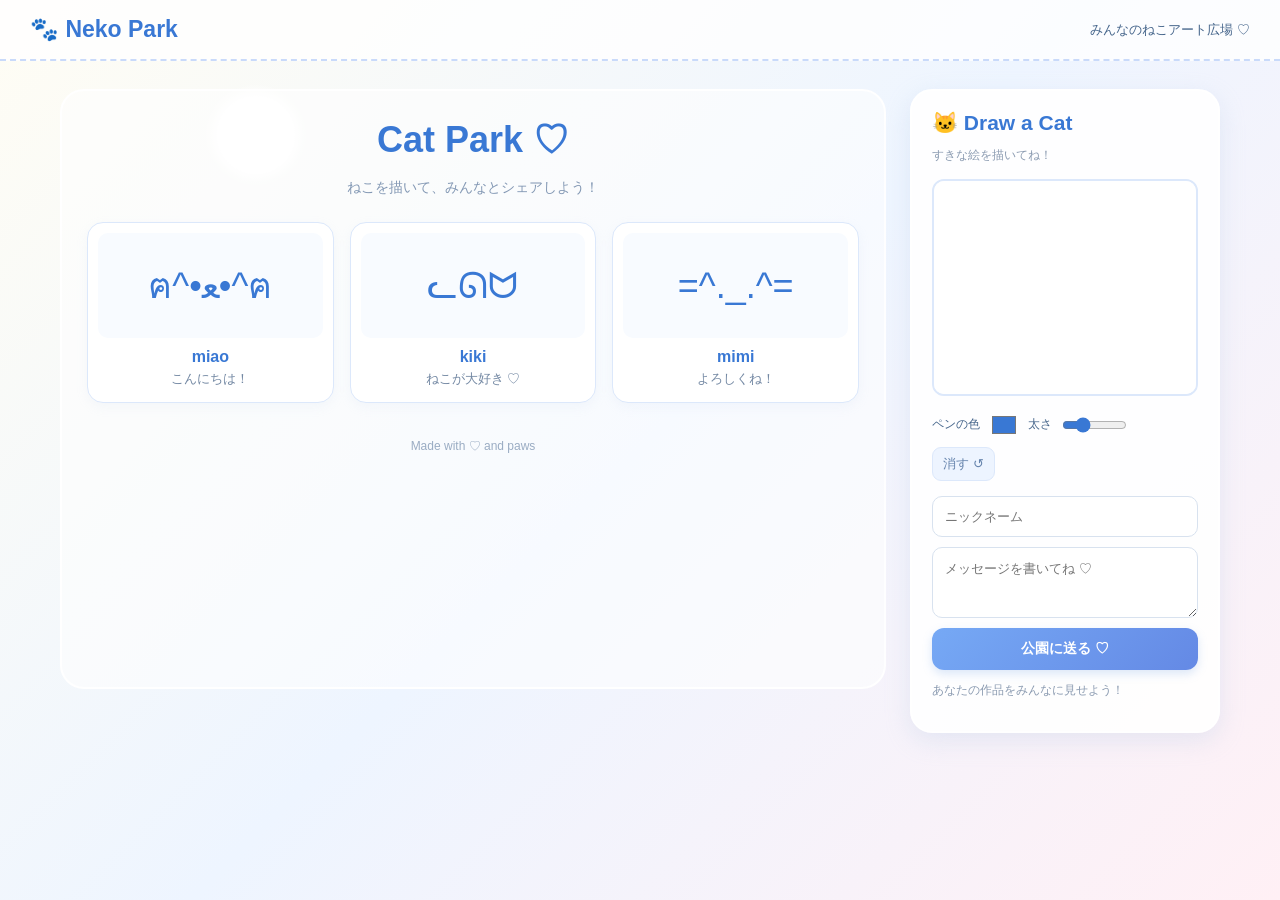
<file: index.html>
<!DOCTYPE html>
<html lang="ja">
<head>
    <meta charset="UTF-8">
    <meta name="viewport" content="width=device-width, initial-scale=1.0">
    <title>ねこメッセージパーク</title>
    <link rel="stylesheet" href="style.css">
    <script src="script.js" defer></script>
</head>

<body>
    <header class="top-bar">
        <span class="logo">🐾 Neko Park</span>
        <span class="subtitle">みんなのねこアート広場 ♡</span>
    </header>

    <main class="layout">
        <section class="park">
            <div class="park-heading">
                <h1>Cat Park ♡</h1>
                <p>ねこを描いて、みんなとシェアしよう！</p>
            </div>

            <div id="gallery" class="gallery">
                <article class="art-card sample">
                    <div class="sample-cat">ฅ^•ﻌ•^ฅ</div>
                    <p class="author">miao</p>
                    <p class="comment">こんにちは！</p>
                </article>

                <article class="art-card sample">
                    <div class="sample-cat">ᓚᘏᗢ</div>
                    <p class="author">kiki</p>
                    <p class="comment">ねこが大好き ♡</p>
                </article>

                <article class="art-card sample">
                    <div class="sample-cat">=^._.^=</div>
                    <p class="author">mimi</p>
                    <p class="comment">よろしくね！</p>
                </article>
            </div>

            <p class="park-footer">
                Made with ♡ and paws
            </p>
        </section>

        <aside class="panel">
            <h2>🐱 Draw a Cat</h2>
            <p class="panel-description">
                すきな絵を描いてね！
            </p>

            <div class="canvas-wrap">
                <canvas id="drawCanvas"
                        width="320"
                        height="260"></canvas>
            </div>

            <div class="tools">
                <label for="penColor">ペンの色</label>
                <input type="color" id="penColor" value="#3978d4">

                <label for="penSize">太さ</label>
                <input type="range" id="penSize"
                       min="1" max="12" value="4">

                <button id="clearBtn" class="clear-btn">
                    消す ↺
                </button>
            </div>

            <input id="nickname"
                   class="text-input"
                   type="text"
                   maxlength="20"
                   placeholder="ニックネーム">

            <textarea id="messageInput"
                      class="text-input"
                      maxlength="200"
                      placeholder="メッセージを書いてね ♡"
                      rows="3"></textarea>

            <button id="sendBtn" class="send-btn">
                公園に送る ♡
            </button>

            <p class="note">
                あなたの作品をみんなに見せよう！
            </p>
            <p id="status" class="status"></p>
        </aside>
    </main>
</body>
</html>
</file>
<file: style.css>
* {
    box-sizing: border-box;
}

body {
    margin: 0;
    min-height: 100vh;
    font-family: "Arial", "Meiryo", sans-serif;
    color: #45658b;
    background:
        radial-gradient(circle at 20% 15%, #ffffff 0 3%, transparent 4%),
        linear-gradient(135deg, #fffdf4, #eef5ff, #fff0f5);
}

.top-bar {
    display: flex;
    justify-content: space-between;
    align-items: center;
    padding: 16px 30px;
    background: rgba(255, 255, 255, 0.8);
    border-bottom: 2px dashed #c9dafa;
}

.logo {
    font-size: 23px;
    font-weight: bold;
    color: #3978d4;
}

.subtitle {
    font-size: 13px;
}

.layout {
    display: grid;
    grid-template-columns: minmax(0, 1fr) 310px;
    gap: 24px;
    max-width: 1200px;
    margin: 28px auto;
    padding: 0 20px;
    align-items: start;
}

.park {
    min-height: 600px;
    padding: 25px;
    border-radius: 24px;
    background: rgba(255, 255, 255, 0.58);
    border: 2px solid white;
}

.park-heading {
    text-align: center;
    margin-bottom: 25px;
}

.park-heading h1 {
    margin: 0;
    color: #3978d4;
    font-size: 36px;
}

.park-heading p {
    color: #8398b4;
    font-size: 14px;
}

.gallery {
    display: grid;
    grid-template-columns: repeat(3, minmax(0, 1fr));
    gap: 16px;
}

.art-card {
    min-width: 0;
    padding: 10px;
    text-align: center;
    background: #fff;
    border: 1px solid #dce8fb;
    border-radius: 16px;
    box-shadow: 0 4px 12px #b5c9e51c;
    overflow-wrap: anywhere;
}

.sample-cat {
    height: 105px;
    display: flex;
    align-items: center;
    justify-content: center;
    color: #3978d4;
    font-size: 36px;
    background: #f8fbff;
    border-radius: 10px;
}

.art-card canvas {
    display: block;
    width: 100%;
    height: auto;
    border-radius: 10px;
    background: white;
}

.author {
    margin: 10px 0 4px;
    font-weight: bold;
    color: #3978d4;
}

.comment {
    margin: 4px 0;
    font-size: 13px;
    color: #7388a3;
    white-space: pre-wrap;
    overflow-wrap: anywhere;
}

.park-footer {
    margin-top: 35px;
    text-align: center;
    color: #9aacc3;
    font-size: 12px;
}

.panel {
    position: sticky;
    top: 20px;
    padding: 20px;
    background: rgba(255, 255, 255, 0.92);
    border: 2px solid white;
    border-radius: 22px;
    box-shadow: 0 8px 25px #b7c9e54d;
}

.panel h2 {
    margin: 0;
    color: #3978d4;
    font-size: 21px;
}

.panel-description,
.note {
    color: #8b9bb1;
    font-size: 12px;
}

.canvas-wrap {
    margin: 15px 0;
    border: 2px solid #dce8fb;
    border-radius: 12px;
    overflow: hidden;
    background: white;
}

#drawCanvas {
    display: block;
    width: 100%;
    height: auto;
    cursor: crosshair;
    touch-action: none;
}

.tools {
    display: flex;
    align-items: center;
    flex-wrap: wrap;
    gap: 8px;
    margin-bottom: 15px;
    font-size: 12px;
}

#penColor {
    width: 32px;
    height: 28px;
    border: none;
    background: transparent;
    cursor: pointer;
}

#penSize {
    width: 65px;
    accent-color: #3978d4;
    cursor: pointer;
}

button {
    font-family: inherit;
    cursor: pointer;
    transition: transform 0.15s, opacity 0.15s;
}

button:hover {
    transform: translateY(-2px);
}

.clear-btn {
    padding: 7px 10px;
    color: #6684ad;
    background: #edf4ff;
    border: 1px solid #dce8fb;
    border-radius: 9px;
}

.text-input {
    display: block;
    width: 100%;
    padding: 12px;
    margin: 10px 0;
    color: #45658b;
    font: inherit;
    font-size: 13px;
    background: white;
    border: 1.5px solid #d8e2ef;
    border-radius: 10px;
    outline: none;
}

.text-input:focus {
    border-color: #7ca8ed;
    box-shadow: 0 0 0 3px #eaf2ff;
}

textarea {
    resize: vertical;
}

.send-btn {
    width: 100%;
    padding: 12px;
    color: white;
    font-size: 14px;
    font-weight: bold;
    background: linear-gradient(135deg, #76a9f5, #6489e5);
    border: none;
    border-radius: 12px;
    box-shadow: 0 4px 10px #7da7e544;
}

.send-btn:hover {
    opacity: 0.9;
}

.status {
    font-size: 12px;
    color: #3978d4;
    text-align: center;
    overflow-wrap: anywhere;
}

@media (max-width: 760px) {
    .layout {
        grid-template-columns: 1fr;
        margin-top: 15px;
    }

    .panel {
        position: static;
        grid-row: 1;
    }

    .gallery {
        grid-template-columns: repeat(2, minmax(0, 1fr));
    }

    .top-bar {
        padding: 14px;
    }

    .subtitle {
        max-width: 130px;
        text-align: right;
    }

    .park {
        padding: 15px;
    }
}
</file>
